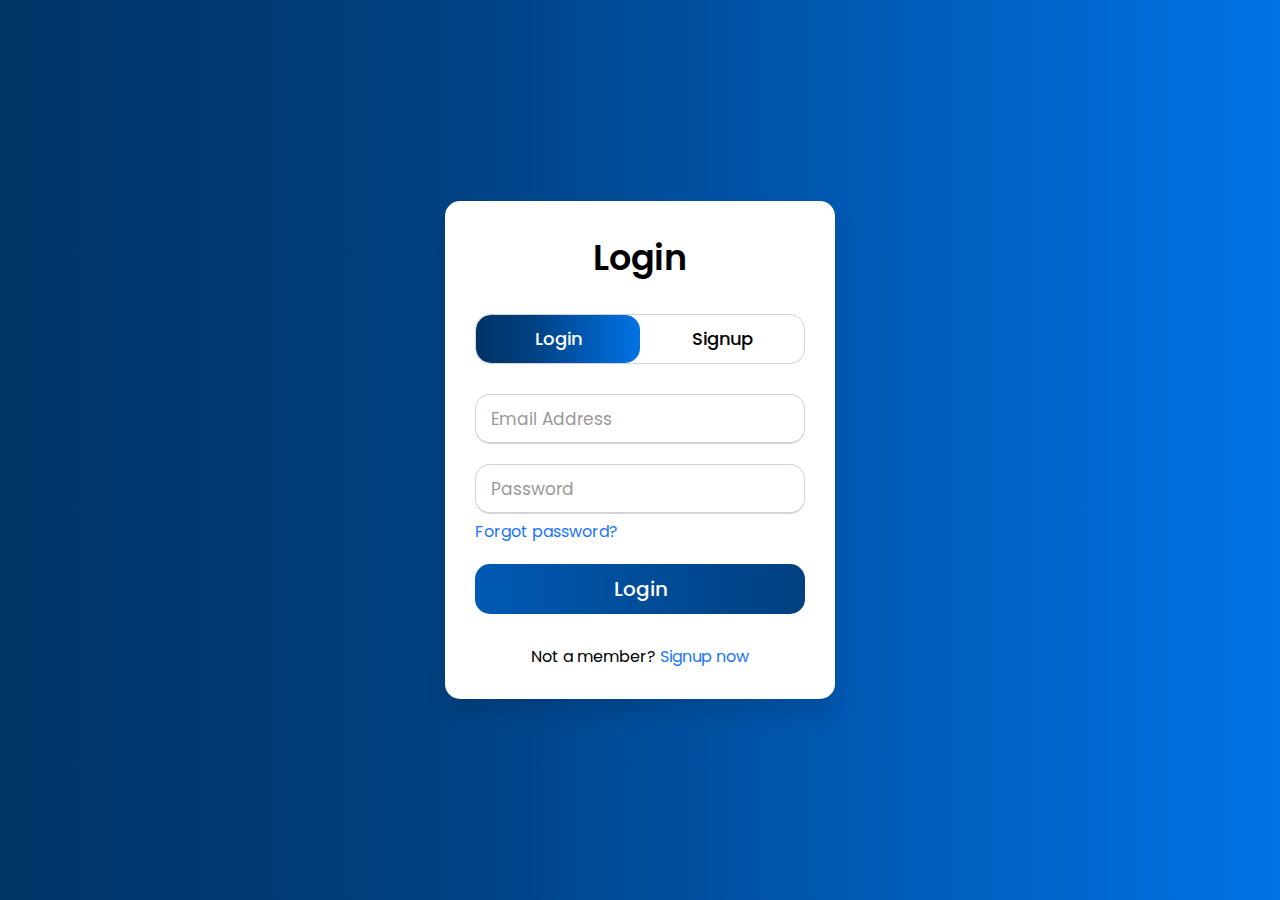
<file: login.html>
<!DOCTYPE html>
<html lang="en">
<head>
    <meta charset="UTF-8">
    <meta name="viewport" content="width=device-width, initial-scale=1.0">
    <title>Login</title>
    <link rel="stylesheet" href="loginstyle.css">
</head>
<body>
    <div class="wrapper">
      <div class="title-text">
        <div class="title login">Login</div>
        <div class="title signup">Signup</div>
      </div>
      <div class="form-container">
        <div class="slide-controls">
          <input type="radio" name="slide" id="login" checked>
          <input type="radio" name="slide" id="signup">
          <label for="login" class="slide login">Login</label>
          <label for="signup" class="slide signup">Signup</label>
          <div class="slider-tab"></div>
        </div>
        <div class="form-inner">
          <form action="#" class="login">
            <div class="field">
              <input type="text" placeholder="Email Address" required>
            </div>
            <div class="field">
              <input type="password" placeholder="Password" required>
            </div>
            <div class="pass-link"><a href="#">Forgot password?</a></div>
            <div class="field btn">
              <div class="btn-layer"></div>
<input type="submit" value="Login" onclick="window.location.href='index.html';">
            </div>
            <div class="signup-link">Not a member? <a href="">Signup now</a></div>
          </form>
          <form action="#" class="signup">
            <div class="field">
              <input type="text" placeholder="Email Address" required>
            </div>
            <div class="field">
              <input type="password" placeholder="Password" required>
            </div>
            <div class="field">
              <input type="password" placeholder="Confirm password" required>
            </div>
            <div class="field btn">
              <div class="btn-layer"></div>
              <input type="submit" value="Signup" onclick="window.location.href='index.html';">
            </div>
          </form>
        </div>
      </div>
    </div>
    <script src="loginscript.js"></script>
</body>
</html>
</file>
<file: loginstyle.css>
@import url('https://fonts.googleapis.com/css?family=Poppins:400,500,600,700&display=swap');
*{
  margin: 0;
  padding: 0;
  box-sizing: border-box;
  font-family: 'Poppins', sans-serif;
}
html,body{
  display: grid;
  height: 100%;
  width: 100%;
  place-items: center;
  background: -webkit-linear-gradient(left, #003366,#004080,#0059b3
, #0073e6);
}
::selection{
  background: #1a75ff;
  color: #fff;
}
.wrapper{
  overflow: hidden;
  max-width: 390px;
  background: #fff;
  padding: 30px;
  border-radius: 15px;
  box-shadow: 0px 15px 20px rgba(0,0,0,0.1);
}
.wrapper .title-text{
  display: flex;
  width: 200%;
}
.wrapper .title{
  width: 50%;
  font-size: 35px;
  font-weight: 600;
  text-align: center;
  transition: all 0.6s cubic-bezier(0.68,-0.55,0.265,1.55);
}
.wrapper .slide-controls{
  position: relative;
  display: flex;
  height: 50px;
  width: 100%;
  overflow: hidden;
  margin: 30px 0 10px 0;
  justify-content: space-between;
  border: 1px solid lightgrey;
  border-radius: 15px;
}
.slide-controls .slide{
  height: 100%;
  width: 100%;
  color: #fff;
  font-size: 18px;
  font-weight: 500;
  text-align: center;
  line-height: 48px;
  cursor: pointer;
  z-index: 1;
  transition: all 0.6s ease;
}
.slide-controls label.signup{
  color: #000;
}
.slide-controls .slider-tab{
  position: absolute;
  height: 100%;
  width: 50%;
  left: 0;
  z-index: 0;
  border-radius: 15px;
  background: -webkit-linear-gradient(left,#003366,#004080,#0059b3
, #0073e6);
  transition: all 0.6s cubic-bezier(0.68,-0.55,0.265,1.55);
}
input[type="radio"]{
  display: none;
}
#signup:checked ~ .slider-tab{
  left: 50%;
}
#signup:checked ~ label.signup{
  color: #fff;
  cursor: default;
  user-select: none;
}
#signup:checked ~ label.login{
  color: #000;
}
#login:checked ~ label.signup{
  color: #000;
}
#login:checked ~ label.login{
  cursor: default;
  user-select: none;
}
.wrapper .form-container{
  width: 100%;
  overflow: hidden;
}
.form-container .form-inner{
  display: flex;
  width: 200%;
}
.form-container .form-inner form{
  width: 50%;
  transition: all 0.6s cubic-bezier(0.68,-0.55,0.265,1.55);
}
.form-inner form .field{
  height: 50px;
  width: 100%;
  margin-top: 20px;
}
.form-inner form .field input{
  height: 100%;
  width: 100%;
  outline: none;
  padding-left: 15px;
  border-radius: 15px;
  border: 1px solid lightgrey;
  border-bottom-width: 2px;
  font-size: 17px;
  transition: all 0.3s ease;
}
.form-inner form .field input:focus{
  border-color: #1a75ff;
  /* box-shadow: inset 0 0 3px #fb6aae; */
}
.form-inner form .field input::placeholder{
  color: #999;
  transition: all 0.3s ease;
}
form .field input:focus::placeholder{
  color: #1a75ff;
}
.form-inner form .pass-link{
  margin-top: 5px;
}
.form-inner form .signup-link{
  text-align: center;
  margin-top: 30px;
}
.form-inner form .pass-link a,
.form-inner form .signup-link a{
  color: #1a75ff;
  text-decoration: none;
}
.form-inner form .pass-link a:hover,
.form-inner form .signup-link a:hover{
  text-decoration: underline;
}
form .btn{
  height: 50px;
  width: 100%;
  border-radius: 15px;
  position: relative;
  overflow: hidden;
}
form .btn .btn-layer{
  height: 100%;
  width: 300%;
  position: absolute;
  left: -100%;
  background: -webkit-linear-gradient(right,#003366,#004080,#0059b3
, #0073e6);
  border-radius: 15px;
  transition: all 0.4s ease;;
}
form .btn:hover .btn-layer{
  left: 0;
}
form .btn input[type="submit"]{
  height: 100%;
  width: 100%;
  z-index: 1;
  position: relative;
  background: none;
  border: none;
  color: #fff;
  padding-left: 0;
  border-radius: 15px;
  font-size: 20px;
  font-weight: 500;
  cursor: pointer;
}
</file>
